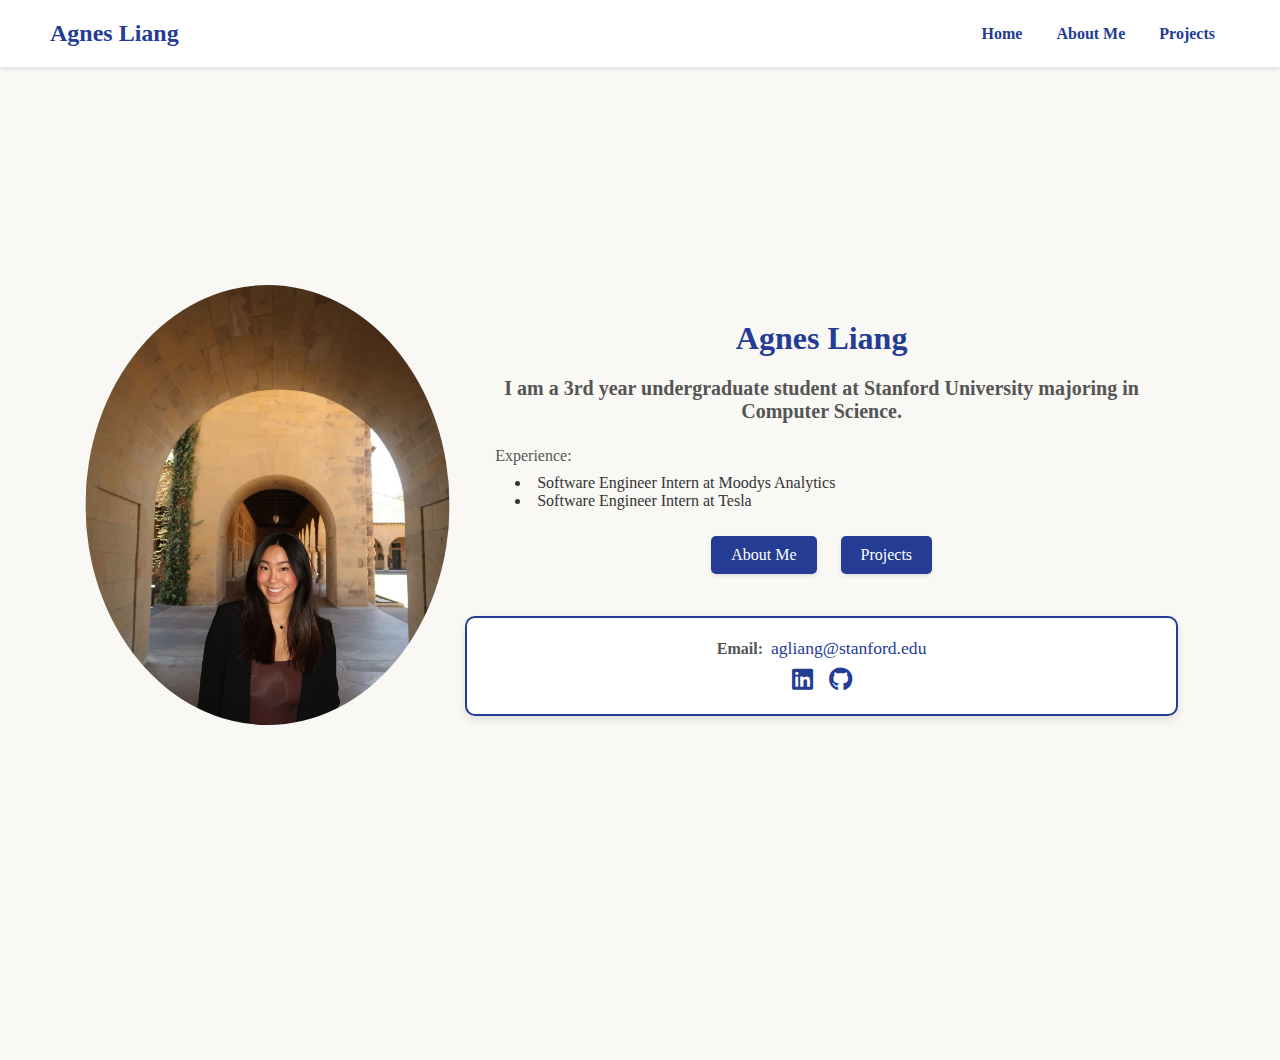
<file: index.html>
<!DOCTYPE html>
<html lang="en">
<head>
    <meta charset="UTF-8">
    <meta name="viewport" content="width=device-width, initial-scale=1.0">
    <title>Agnes Liang - Home</title>
    <link rel="stylesheet" href="styles.css">
    <!-- Add Font Awesome for social icons -->
    <link rel="stylesheet" href="https://cdnjs.cloudflare.com/ajax/libs/font-awesome/6.0.0/css/all.min.css">
</head>
<body>
    <header>
        <h1>Agnes Liang</h1>
        <nav>
            <a href="index.html">Home</a>
            <a href="about.html">About Me</a>
            <a href="projects.html">Projects</a>
        </nav>
    </header>
    <main>
        <section id="home" class="section">
            <div class="center">
                <img src="profile.jpg" alt="Agnes Liang" class="profile-pic">
                <div>
                    <h2>Agnes Liang</h2>
                    <h3>I am a 3rd year undergraduate student at Stanford University majoring in Computer Science.</h3>
                    <p class="text-left">Experience:</p>
                    <ul class="text-left">
                        <li>Software Engineer Intern at Moodys Analytics</li>
                        <li>Software Engineer Intern at Tesla</li>
                    </ul>
                    <div class="buttons">
                        <a href="about.html" class="button">About Me</a>
                        <a href="projects.html" class="button">Projects</a>
                    </div>
                    <div class="contact-info">
                        <div class="email-container">
                            <span class="email-label">Email: </span>
                            <a href="mailto:agliang@stanford.edu" class="email-link">agliang@stanford.edu</a>
                        </div>
                        <div class="social-icons">
                            <a href="https://www.linkedin.com/in/agnes-liang/" target="_blank" class="social-icon">
                                <i class="fab fa-linkedin"></i>
                            </a>
                            <a href="https://github.com/ag-liang" target="_blank" class="social-icon">
                                <i class="fab fa-github"></i>
                            </a>
                        </div>
                    </div>
                </div>
            </div>
        </section>
    </main>
</body>
</html>
</file>
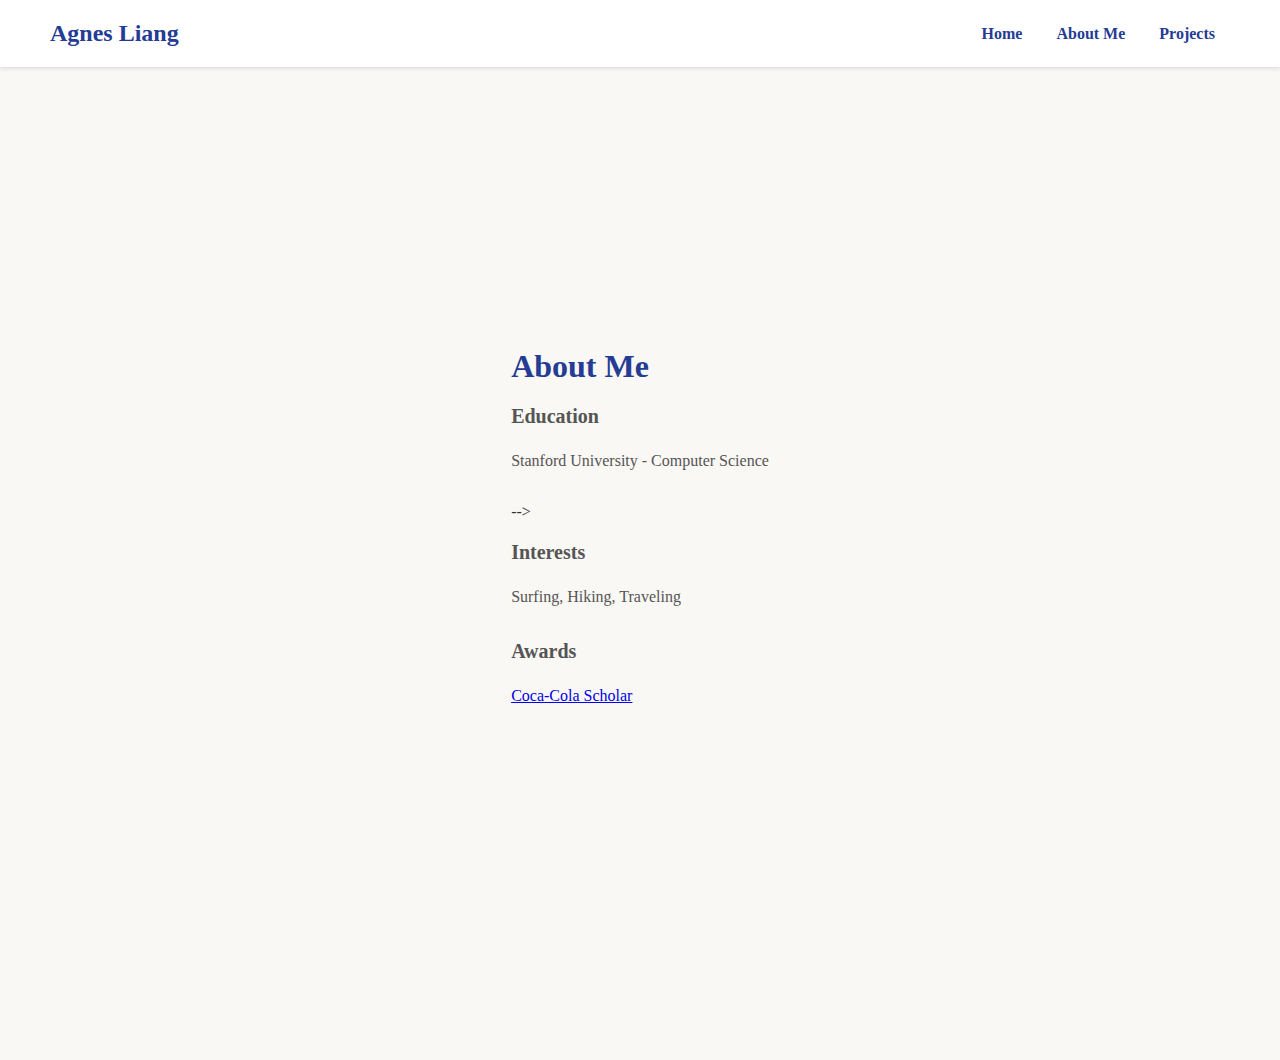
<file: about.html>
<!DOCTYPE html>
<html lang="en">
<head>
    <meta charset="UTF-8">
    <meta name="viewport" content="width=device-width, initial-scale=1.0">
    <title>Agnes Liang - About</title>
    <link rel="stylesheet" href="styles.css">
</head>
<body>
    <header>
        <h1>Agnes Liang</h1>
        <nav>
            <a href="index.html">Home</a>
            <a href="about.html">About Me</a>
            <a href="projects.html">Projects</a>
        </nav>
    </header>
    <main>
        <section id="about" class="section">
            <div class="content">
                <h2>About Me</h2>
                <!-- Add more content about yourself -->
                <div class="about-content">
                    <h3>Education</h3>
                    <p>Stanford University - Computer Science</p>
                    
                    <!-- <h3>Skills</h3>
                    <ul>
                        <li>Programming Languages: Python, Java, etc.</li>
                        <li>Web Development: HTML, CSS, JavaScript</li>
                        <!-- Add more skills -->
                    <!-- </ul> --> -->
                    
                    <h3>Interests</h3>
                    <p>Surfing, Hiking, Traveling</p>

                    <h3>Awards</h3>
                    <p><a href="https://www.coca-colascholarsfoundation.org/about/2022-scholar-bios/" target="_blank">Coca-Cola Scholar</a></p>
                    
                </div>
            </div>
        </section>
    </main>
</body>
</html>
</file>
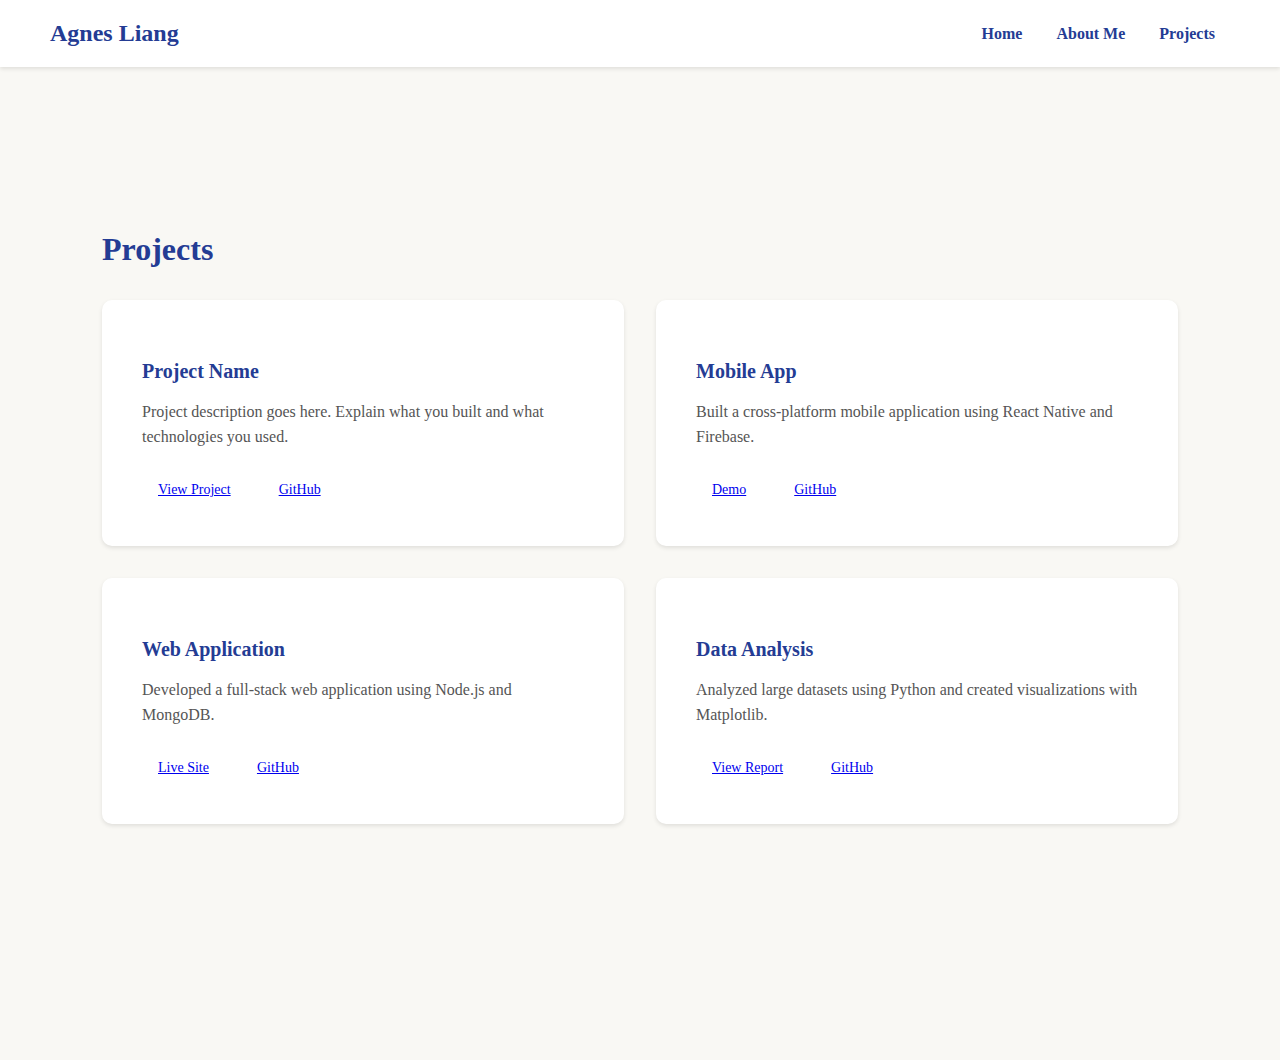
<file: projects.html>
<!DOCTYPE html>
<html lang="en">
<head>
    <meta charset="UTF-8">
    <meta name="viewport" content="width=device-width, initial-scale=1.0">
    <title>Agnes Liang - Projects</title>
    <link rel="stylesheet" href="styles.css">
</head>
<body>
    <header>
        <h1>Agnes Liang</h1>
        <nav>
            <a href="index.html">Home</a>
            <a href="about.html">About Me</a>
            <a href="projects.html">Projects</a>
        </nav>
    </header>
    <main>
        <section id="projects" class="section">
            <div class="content">
                <h2>Projects</h2>
                <div class="project-grid">
                    <!-- Project 1 -->
                    <div class="project-card">
                        <h3>Project Name</h3>
                        <p>Project description goes here. Explain what you built and what technologies you used.</p>
                        <div class="project-links">
                            <a href="#" class="button">View Project</a>
                            <a href="#" class="button">GitHub</a>
                        </div>
                    </div>

                    <!-- Project 2 -->
                    <div class="project-card">
                        <h3>Mobile App</h3>
                        <p>Built a cross-platform mobile application using React Native and Firebase.</p>
                        <div class="project-links">
                            <a href="#" class="button">Demo</a>
                            <a href="#" class="button">GitHub</a>
                        </div>
                    </div>

                    <!-- Project 3 -->
                    <div class="project-card">
                        <h3>Web Application</h3>
                        <p>Developed a full-stack web application using Node.js and MongoDB.</p>
                        <div class="project-links">
                            <a href="#" class="button">Live Site</a>
                            <a href="#" class="button">GitHub</a>
                        </div>
                    </div>

                    <!-- Project 4 -->
                    <div class="project-card">
                        <h3>Data Analysis</h3>
                        <p>Analyzed large datasets using Python and created visualizations with Matplotlib.</p>
                        <div class="project-links">
                            <a href="#" class="button">View Report</a>
                            <a href="#" class="button">GitHub</a>
                        </div>
                    </div>
                </div>
            </div>
        </section>
    </main>
</body>
</html>
</file>
<file: styles.css>
/* General Reset */
body {
    margin: 0;
    font-family: 'Georgia', serif;
    color: #333;
    background-color: #f9f8f4;
}

/* Header */
header {
    display: flex;
    justify-content: space-between;
    align-items: center;
    padding: 20px 50px;
    background-color: #fff;
    box-shadow: 0 2px 4px rgba(0, 0, 0, 0.1);
    position: absolute;
    top: 0;
    left: 0;
    right: 0;
    z-index: 100;
}

header h1 {
    font-size: 24px;
    color: #243c94;
    margin: 0;
}

header nav a {
    margin: 0 15px;
    text-decoration: none;
    color: #243c94;
    font-weight: bold;
}

/* Main Section */
main {
    min-height: 90vh;
    display: flex;
    justify-content: center;
    align-items: center;
    padding: 0 50px;
}

.center {
    display: flex;
    align-items: center;
    justify-content: center;
    gap: 2rem;
    max-width: 1200px;
    margin: 0 auto;
    padding: 0 2rem;
    text-align: left;
    margin-top: -50px;
}

.center > div {
    text-align: center;
    width: 80%;
    margin: 0 auto;
}

.text-left {
    text-align: left;
    width: 100%;
    padding-left: 0;
}

.profile-pic {
    width: 400px;
    height: 400px;
    object-fit: cover;
    object-position: center 60%;
    border-radius: 50%;
    transform: scale(1.1);
}

main h2 {
    font-size: 32px;
    color: #243c94;
    margin-bottom: 10px;
}

main h3 {
    font-size: 20px;
    color: #555;
    margin-bottom: 20px;
}

main p {
    font-size: 16px;
    line-height: 1.6;
    color: #555;
    margin-bottom: 30px;
}

/* Buttons */
.buttons .button {
    display: inline-block;
    margin: 10px;
    padding: 10px 20px;
    font-size: 16px;
    color: #fff;
    background-color: #243c94;
    text-decoration: none;
    border-radius: 5px;
    box-shadow: 0 2px 4px rgba(0, 0, 0, 0.1);
    transition: background-color 0.3s;
}

.buttons .button:hover {
    background-color: #1e3284;
}

/* Footer (Optional) */
footer {
    text-align: center;
    padding: 20px;
    background-color: #fff;
    box-shadow: 0 -2px 4px rgba(0, 0, 0, 0.1);
}

/* Section Styling */
.section {
    min-height: 100vh;
    padding: 80px 20px;
    display: flex;
    justify-content: center;
    align-items: center;
}

.content {
    max-width: 1200px;
    margin: 0 auto;
    padding: 2rem;
}

/* Projects Grid */
.project-grid {
    display: grid;
    grid-template-columns: repeat(2, 1fr);
    grid-template-rows: repeat(2, 1fr);
    gap: 2rem;
    margin-top: 2rem;
    max-width: 1200px;
    margin: 2rem auto;
}

.project-card {
    background: white;
    padding: 2.5rem;
    border-radius: 10px;
    box-shadow: 0 2px 4px rgba(0, 0, 0, 0.1);
    transition: transform 0.2s ease-in-out;
}

.project-card:hover {
    transform: translateY(-5px);
    box-shadow: 0 4px 8px rgba(0, 0, 0, 0.2);
}

.project-card h3 {
    color: #243c94;
    margin-bottom: 1rem;
}

.project-card p {
    margin-bottom: 1.5rem;
    color: #555;
    line-height: 1.6;
}

.project-links {
    display: flex;
    gap: 1rem;
}

.project-links .button {
    padding: 8px 16px;
    font-size: 14px;
}

/* Contact Section */
/* Contact Page */
.contact-section {
    padding: 50px;
    background-color: #f9f8f4;
    text-align: center;
}

.contact-container {
    display: flex;
    justify-content: space-between;
    gap: 50px;
    max-width: 800px;
    margin: 0 auto;
}

.contact-form {
    flex: 1;
    background-color: #fff;
    padding: 20px;
    border: 2px solid #243c94;
    border-radius: 10px;
    box-shadow: 0 4px 8px rgba(0, 0, 0, 0.1);
}

.contact-form label {
    display: block;
    margin-bottom: 5px;
    font-size: 14px;
    font-weight: bold;
    color: #243c94;
}

.contact-form input,
.contact-form textarea {
    width: 100%;
    padding: 10px;
    margin-bottom: 15px;
    border: 1px solid #ccc;
    border-radius: 5px;
    font-size: 14px;
}

.contact-form input:focus,
.contact-form textarea:focus {
    border-color: #243c94;
    outline: none;
}

.submit-button {
    display: block;
    width: 100%;
    padding: 10px;
    background-color: #243c94;
    color: #fff;
    font-size: 16px;
    font-weight: bold;
    border: none;
    border-radius: 5px;
    cursor: pointer;
    transition: background-color 0.3s;
}

.submit-button:hover {
    background-color: #1e3284;
}

.contact-info {
    flex: 1;
    text-align: left;
    padding: 20px;
    background-color: #fff;
    border: 2px solid #243c94;
    border-radius: 10px;
    box-shadow: 0 4px 8px rgba(0, 0, 0, 0.1);
    display: flex;
    flex-direction: column;
    align-items: center;
}

.contact-info p {
    font-size: 16px;
    margin-bottom: 15px;
    color: #555;
}

.contact-info .social-links a {
    display: inline-block;
    margin-right: 10px;
    text-decoration: none;
    font-size: 18px;
    color: #243c94;
    transition: color 0.3s;
}

.contact-info .social-links a:hover {
    color: #1e3284;
}

p + ul {
    margin-top: 0;  /* Removes space between paragraph and ul */
}

ul {
    margin-top: 0;
    padding-top: 0;  /* Removes default padding */
}

/* Contact Info Styling */
.contact-info {
    margin-top: 2rem;
    text-align: left;
}

.email-link {
    display: inline;
    margin-bottom: 0;
    color: #243c94;
    text-decoration: none;
    font-size: 1.1rem;
}

.email-link:hover {
    text-decoration: underline;
}

.social-icons {
    display: flex;
    gap: 1rem;
    margin-top: 0.5rem;
}

.social-icon {
    color: #243c94;
    font-size: 1.5rem;
    transition: transform 0.2s ease;
}

.social-icon:hover {
    transform: translateY(-2px);
}

ul.text-left {
    margin-top: 0;
    list-style-position: inside;
    padding-left: 50px;
}

p.text-left {
    text-align: left;
    margin-bottom: 5px;
    padding-bottom: 0;
    padding-left: 30px;
}

.email-container {
    display: flex;
    align-items: baseline;
    gap: 0.5rem;
}

.email-label {
    color: #555;
    font-weight: bold;
}
</file>
